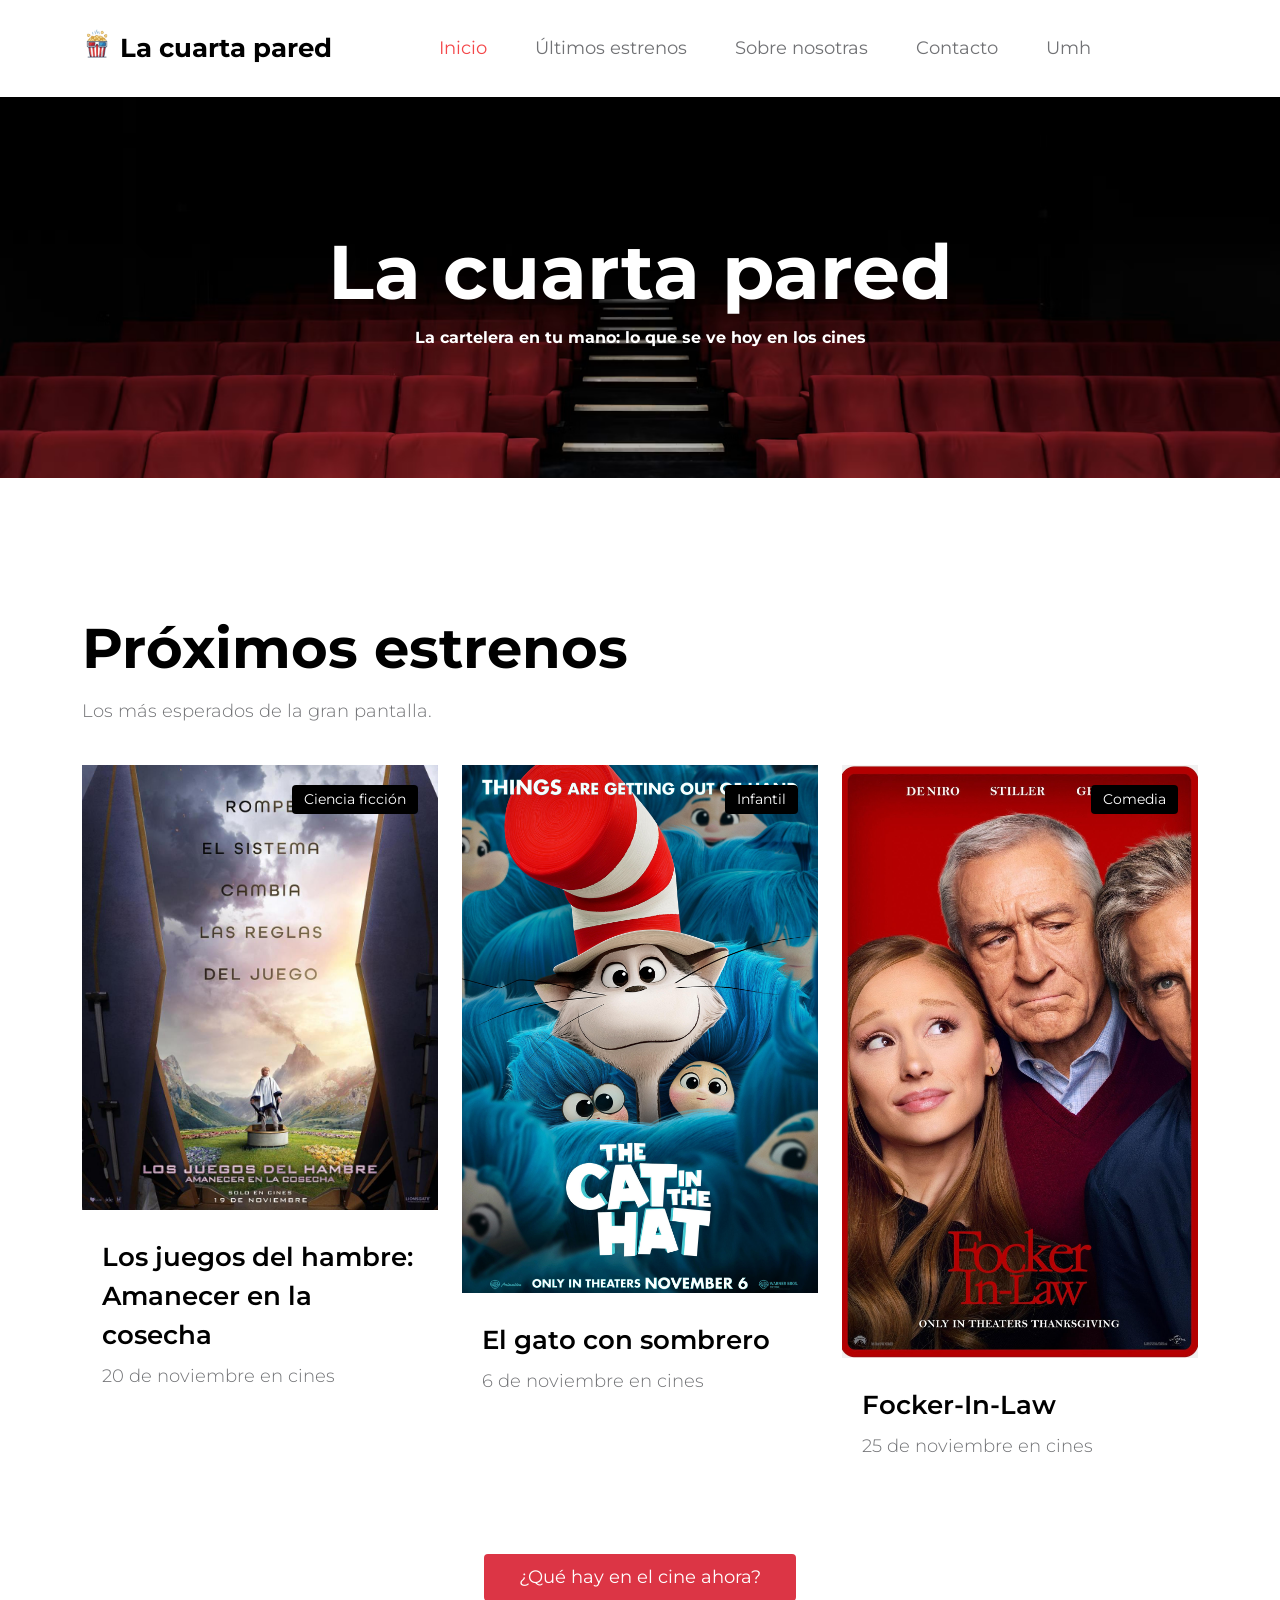
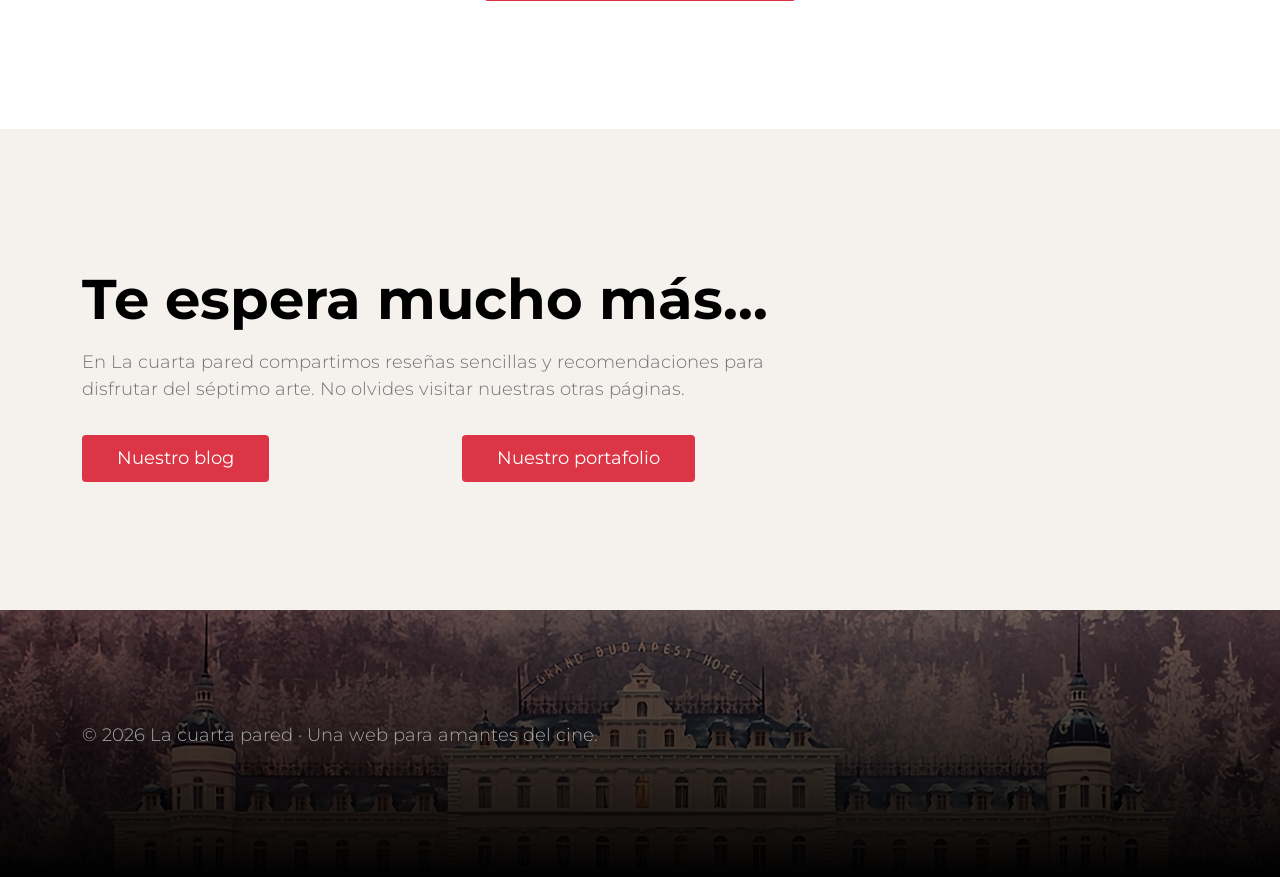
<file: index.html>
<!doctype html>
<html lang="es">
<head>
  <!-- Google tag (gtag.js) -->
<script async src="https://www.googletagmanager.com/gtag/js?id=G-KB42RS622J"></script>
<script>
  window.dataLayer = window.dataLayer || [];
  function gtag(){dataLayer.push(arguments);}
  gtag('js', new Date());

  gtag('config', 'G-KB42RS622J');
</script>
  <meta charset="utf-8">
  <link rel="canonical" href="https://naaiiglz.github.io/lacuartapared">
  <meta name="viewport" content="width=device-width, initial-scale=1">
  <meta name="description" content="Descubre películas y recomendaciones de cine en La cuarta pared.">
  <meta name="author" content="La cuarta pared">
  <meta name="keywords" content="cine, películas, estrenos, recomendaciones, actualidad">
  <title>La cuarta pared: Entérate de los estrenos | Inicio</title>
  <meta http-equiv="refresh" content="300">
  <link rel="icon" type="image/png" href="images/favicon.png">
  <link rel="preconnect" href="https://fonts.googleapis.com">
  <link rel="preconnect" href="https://fonts.gstatic.com" crossorigin>
  <link href="https://fonts.googleapis.com/css2?family=Montserrat:wght@300;400;600;700&display=swap" rel="stylesheet">
  <link href="css/bootstrap.min.css" rel="stylesheet">
  <link href="css/bootstrap-icons.css" rel="stylesheet">
  <link href="css/tooplate-crispy-kitchen.css" rel="stylesheet">
</head>
<body>
<nav class="navbar navbar-expand-lg bg-white shadow-lg">
  <div class="container">
    <button class="navbar-toggler" type="button" data-bs-toggle="collapse" data-bs-target="#navbarNav" aria-controls="navbarNav" aria-expanded="false" aria-label="Abrir menú">
      <span class="navbar-toggler-icon"></span>
    </button>
    <a class="navbar-brand" href="index.html">
     <img src="images/favicon.png" alt="Logo La cuarta pared" width="30" height="30" class="d-inline-block align-top me-2">La cuarta pared</a>
    <div class="collapse navbar-collapse" id="navbarNav">
      <ul class="navbar-nav mx-auto">
        <li class="nav-item"><a class="nav-link active" href="index.html">Inicio</a></li>
        <li class="nav-item"><a class="nav-link " href="menu.html">Últimos estrenos</a></li>
        <li class="nav-item"><a class="nav-link " href="about.html">Sobre nosotras</a></li>
        <li class="nav-item"><a class="nav-link " href="contact.html">Contacto</a></li>
        <li class="nav-item"><a class="nav-link " href="https://www.umh.es">Umh</a></li>
      </ul>
    </div>
  </div>
</nav>

<main>
<header class="site-header section-padding text-center">
  <div class="container"><div class="row"><div class="col-lg-10 col-12 mx-auto">
    <h1 class="text-white">La cuarta pared</h1><strong class="text-white">La cartelera en tu mano: lo que se ve hoy en los cines</strong>
  </div></div></div><div class="overlay"></div>
</header>
<section class="section-padding"><div class="container">
  <div class="row mb-4"><div class="col-12"><h2>Próximos estrenos</h2><p>Los más esperados de la gran pantalla.</p></div></div>
  <div class="row g-4"><div class="col-lg-4 col-md-6 col-12"><article class="menu-thumb">
          <a href="https://www.imdb.com/es-es/title/tt32558705/" target="_blank" rel="noopener noreferrer"><img src="images/juegos.jpg" width="250" height="200" class="img-fluid news-image" alt="Imagen Los juegos del hambre: Amanecer en la cosecha"></a>
          <div class="menu-info"><span class="menu-tag">Ciencia ficción</span><h5 class="mt-2">Los juegos del hambre: Amanecer en la cosecha</h5><p>20 de noviembre en cines</p></div>
  </article></div>
    
  <div class="col-lg-4 col-md-6 col-12"><article class="menu-thumb">
            <a href="https://www.imdb.com/es-es/title/tt2321555/?ref_=nv_sr_srsg_0_tt_2_nm_0_in_0_q_gato%20con%20sombrero" target="_blank" rel="noopener noreferrer"><img src="images/gato.jpg" width="280" height="220" class="img-fluid news-image" alt="Imagen El gato con sombrero"></a>
          <div class="menu-info"><span class="menu-tag">Infantil</span><h5 class="mt-2">El gato con sombrero</h5><p>6 de noviembre en cines</p></div>
    </article></div>

    <div class="col-lg-4 col-md-6 col-12"><article class="menu-thumb">
         <a href="https://www.imdb.com/es-es/title/tt34966140/?ref_=nv_sr_srsg_0_tt_7_nm_1_in_0_q_focker" target="_blank" rel="noopener noreferrer"><img src="images/focker.jpg" width="280" height="220" class="img-fluid news-image" alt="Imagen Focker-In-Law"></a>
          <div class="menu-info"><span class="menu-tag">Comedia</span><h5 class="mt-2">Focker-In-Law</h5><p>25 de noviembre en cines</p></div>
        </article></div></div>
  <div class="text-center mt-5"><a class="custom-btn btn btn-danger" href="menu.html">¿Qué hay en el cine ahora?</a></div>
</div></section>
<section class="section-padding" style="background:#f5f2ee"><div class="container"><div class="row align-items-center">
  <div class="col-lg-8"><h2>Te espera mucho más...</h2><p>En La cuarta pared compartimos reseñas sencillas y recomendaciones para disfrutar del séptimo arte.
  No olvides visitar nuestras otras páginas.</p></div>
  <p>
  <div class="col-lg-4"><a class="custom-btn btn btn-danger" href="https://lacuartapareddotonline.wordpress.com/">Nuestro blog</a></div>
  <div class="col-lg-4"><a class="custom-btn btn btn-danger" href="https://analiaisabel91.wixsite.com/my-site-1">Nuestro portafolio</a></div>
</div></div></section>
</main>
<footer class="site-footer"><div class="container"><p>© 2026 La cuarta pared · Una web para amantes del cine.</p></div></footer>
<script src="js/bootstrap.bundle.min.js"></script>
</body>
</html>
</file>
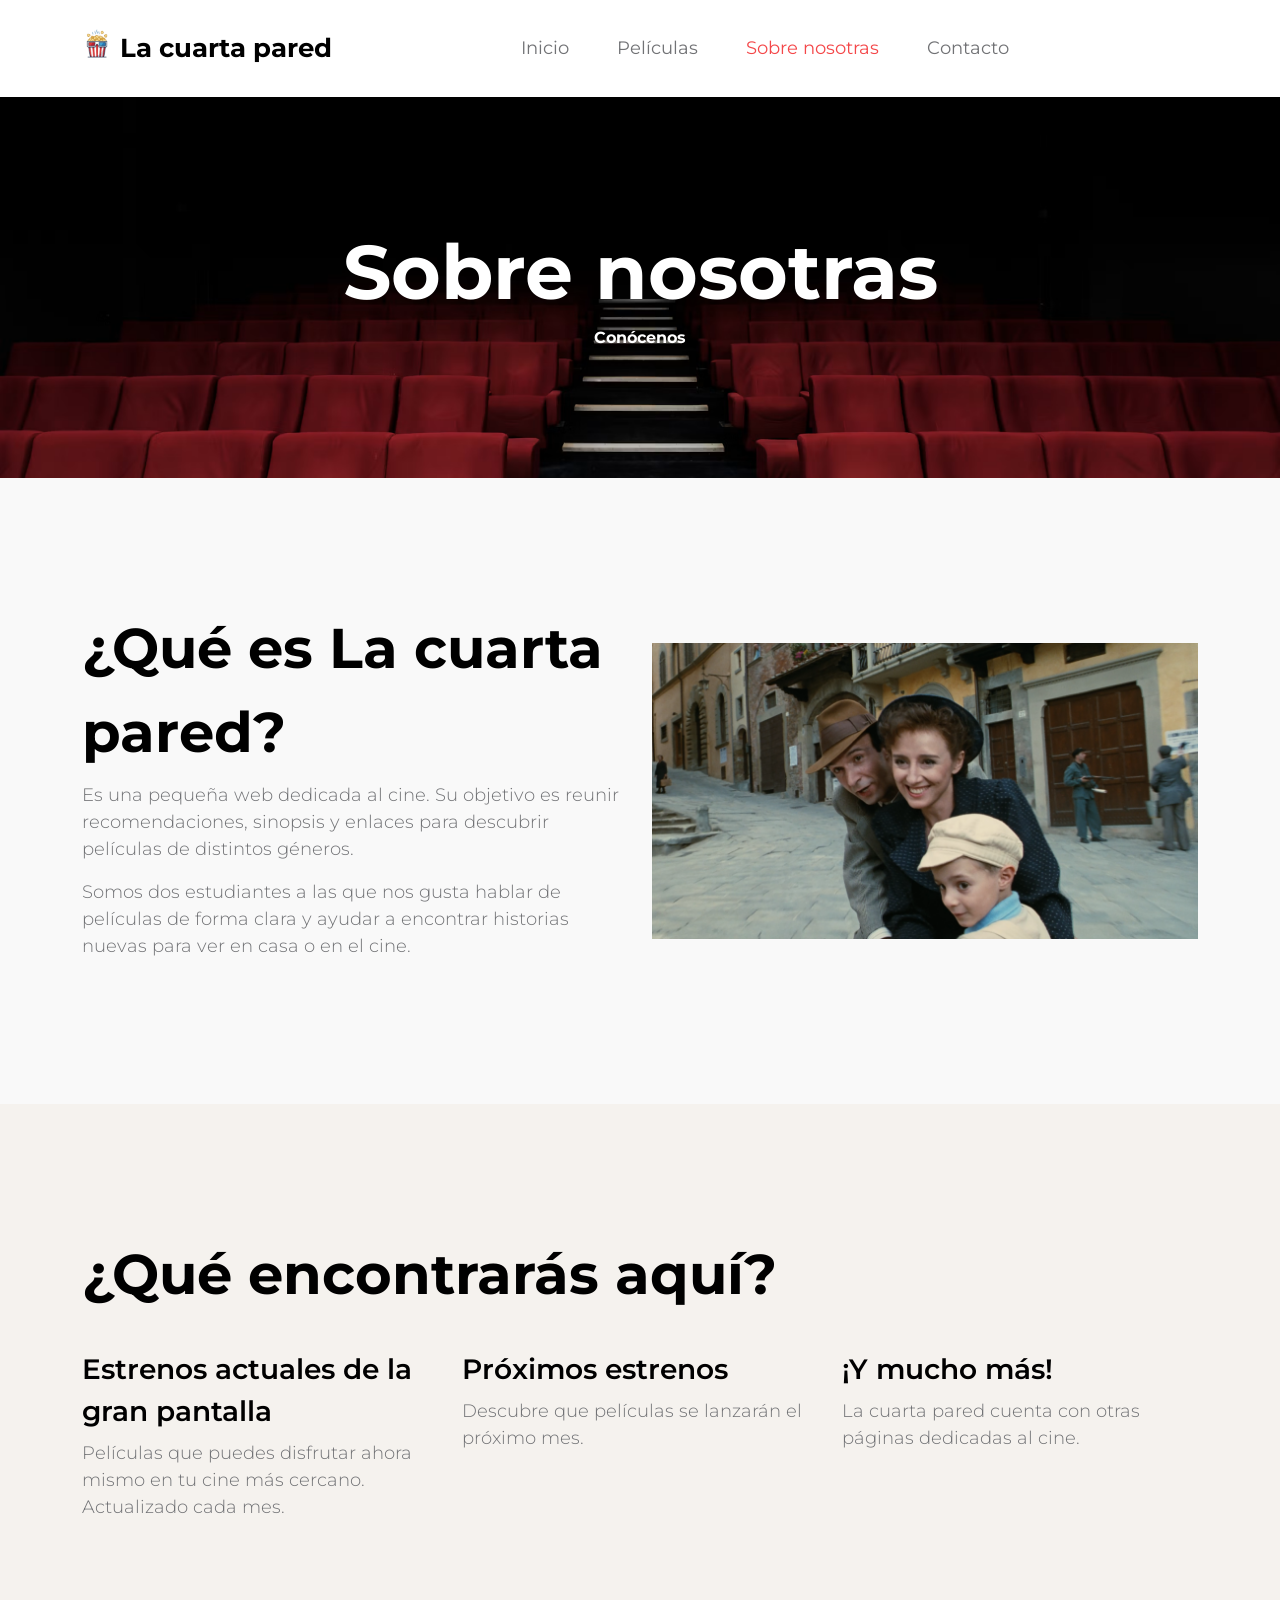
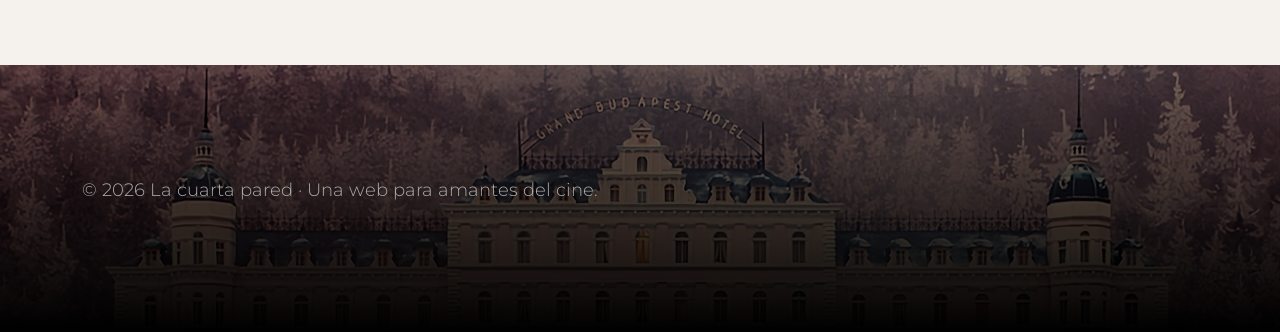
<file: about.html>
<!doctype html>
<html lang="es">
<head>
  <!-- Google tag (gtag.js) -->
<script async src="https://www.googletagmanager.com/gtag/js?id=G-KB42RS622J"></script>
<script>
  window.dataLayer = window.dataLayer || [];
  function gtag(){dataLayer.push(arguments);}
  gtag('js', new Date());

  gtag('config', 'G-KB42RS622J');
</script>
  <meta charset="utf-8">
  <meta name="viewport" content="width=device-width, initial-scale=1">
  <meta name="description" content="Catálogo de los últimos estrenos en las salas de cine.">
  <meta name="author" content="La cuarta pared">
  <title>La cuarta pared | Sobre nosotras</title>
  <link rel="icon" type="image/png" href="images/favicon.png">
  <link rel="preconnect" href="https://fonts.googleapis.com">
  <link rel="preconnect" href="https://fonts.gstatic.com" crossorigin>
  <link href="https://fonts.googleapis.com/css2?family=Montserrat:wght@300;400;600;700&display=swap" rel="stylesheet">
  <link href="css/bootstrap.min.css" rel="stylesheet">
  <link href="css/bootstrap-icons.css" rel="stylesheet">
  <link href="css/tooplate-crispy-kitchen.css" rel="stylesheet">
</head>
<body>
<nav class="navbar navbar-expand-lg bg-white shadow-lg">
  <div class="container">
    <button class="navbar-toggler" type="button" data-bs-toggle="collapse" data-bs-target="#navbarNav" aria-controls="navbarNav" aria-expanded="false" aria-label="Abrir menú">
      <span class="navbar-toggler-icon"></span>
    </button>
     <a class="navbar-brand" href="index.html">
     <img src="images/favicon.png" alt="Logo La cuarta pared" width="30" height="30" class="d-inline-block align-top me-2">La cuarta pared</a>
    <div class="collapse navbar-collapse" id="navbarNav">
      <ul class="navbar-nav mx-auto">
        <li class="nav-item"><a class="nav-link " href="index.html">Inicio</a></li>
        <li class="nav-item"><a class="nav-link " href="menu.html">Películas</a></li>
        <li class="nav-item"><a class="nav-link active" href="about.html">Sobre nosotras</a></li>
        <li class="nav-item"><a class="nav-link " href="contact.html">Contacto</a></li>
      </ul>
    </div>
  </div>
</nav>

<main>
<header class="site-header section-padding text-center">
  <div class="container"><div class="row"><div class="col-lg-10 col-12 mx-auto">
    <h1 class="text-white">Sobre nosotras</h1><strong class="text-white">Conócenos</strong>
  </div></div></div><div class="overlay"></div>
</header>
<section class="about section-padding"><div class="container"><div class="row align-items-center">
  <div class="col-lg-6 col-12"><h2>¿Qué es La cuarta pared?</h2>
    <p>Es una pequeña web dedicada al cine. Su objetivo es reunir recomendaciones, sinopsis y enlaces para descubrir películas de distintos géneros.</p>
    <p>Somos dos estudiantes a las que nos gusta hablar de películas de forma clara y ayudar a encontrar historias nuevas para ver en casa o en el cine.</p>
  </div>
  <div class="col-lg-6 col-12 mt-4 mt-lg-0"><img src="images/vida.jpg" class="img-fluid" alt="Sala de cine con pantalla iluminada" loading="lazy"></div>
</div></div></section>
<section class="section-padding" style="background:#f5f2ee"><div class="container"><h2>¿Qué encontrarás aquí?</h2><div class="row g-4 mt-2">
<div class="col-md-4"><h4>Estrenos actuales de la gran pantalla</h4><p>Películas que puedes disfrutar ahora mismo en tu cine más cercano. Actualizado cada mes.</p></div>
<div class="col-md-4"><h4>Próximos estrenos</h4><p>Descubre que películas se lanzarán el próximo mes.</p></div>
<div class="col-md-4"><h4>¡Y mucho más!</h4><p>La cuarta pared cuenta con otras páginas dedicadas al cine.</p></div>
</div></div></section>
</main>
<footer class="site-footer"><div class="container"><p>© 2026 La cuarta pared · Una web para amantes del cine.</p></div></footer>
<script src="js/bootstrap.bundle.min.js"></script>
</body>
</html>
</file>
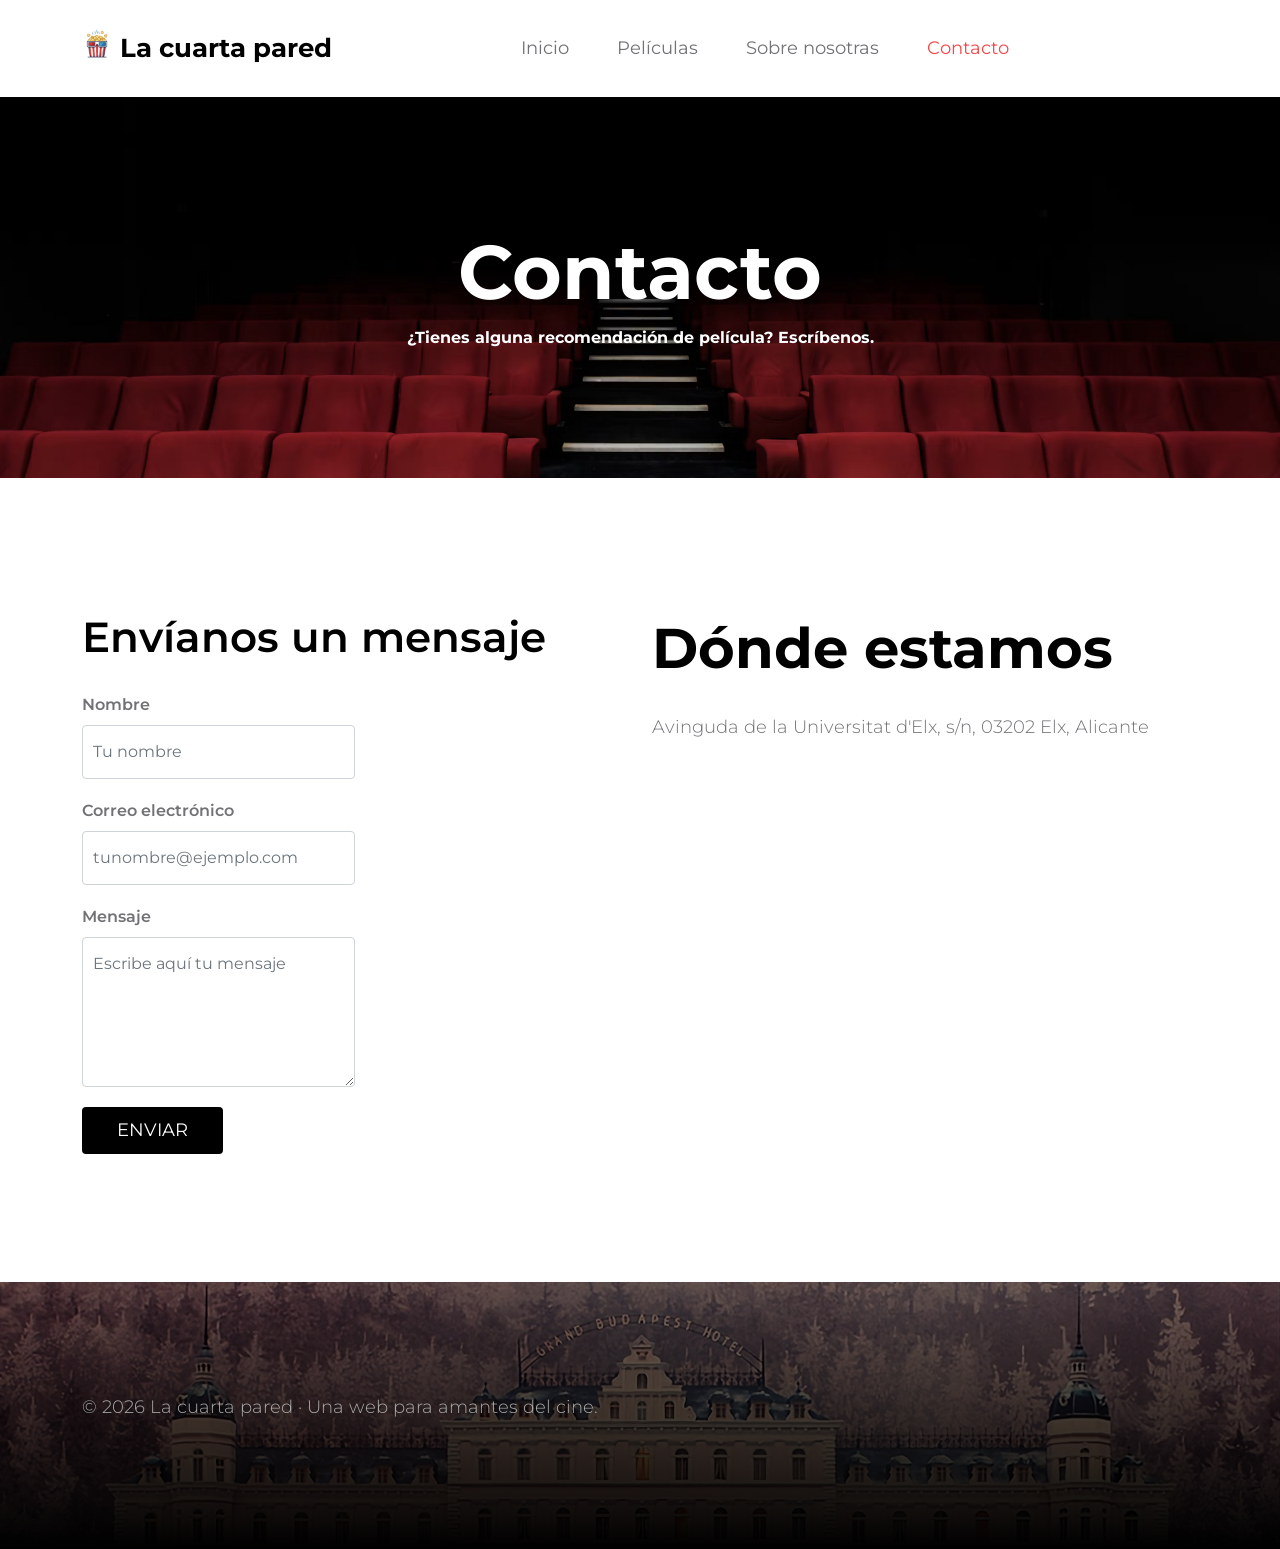
<file: contact.html>
<!doctype html>
<html lang="es">
<head>
  <!-- Google tag (gtag.js) -->
<script async src="https://www.googletagmanager.com/gtag/js?id=G-KB42RS622J"></script>
<script>
  window.dataLayer = window.dataLayer || [];
  function gtag(){dataLayer.push(arguments);}
  gtag('js', new Date());

  gtag('config', 'G-KB42RS622J');
</script>
  <meta charset="utf-8">
  <meta name="viewport" content="width=device-width, initial-scale=1">
  <meta name="description" content="Contacta con nosotras y comparte tus recomendaciones de películas.">
  <meta name="author" content="La cuarta pared">
  <title>La cuarta pared | Contacto</title>
  <link rel="icon" type="image/png" href="images/favicon.png">
  <link rel="preconnect" href="https://fonts.googleapis.com">
  <link rel="preconnect" href="https://fonts.gstatic.com" crossorigin>
  <link href="https://fonts.googleapis.com/css2?family=Montserrat:wght@300;400;600;700&display=swap" rel="stylesheet">
  <link href="css/bootstrap.min.css" rel="stylesheet">
  <link href="css/bootstrap-icons.css" rel="stylesheet">
  <link href="css/tooplate-crispy-kitchen.css" rel="stylesheet">
</head>
<body>
<nav class="navbar navbar-expand-lg bg-white shadow-lg">
  <div class="container">
    <button class="navbar-toggler" type="button" data-bs-toggle="collapse" data-bs-target="#navbarNav" aria-controls="navbarNav" aria-expanded="false" aria-label="Abrir menú">
      <span class="navbar-toggler-icon"></span>
    </button>
     <a class="navbar-brand" href="index.html">
     <img src="images/favicon.png" alt="Logo La cuarta pared" width="30" height="30" class="d-inline-block align-top me-2">La cuarta pared</a>
    <div class="collapse navbar-collapse" id="navbarNav">
      <ul class="navbar-nav mx-auto">
        <li class="nav-item"><a class="nav-link " href="index.html">Inicio</a></li>
        <li class="nav-item"><a class="nav-link " href="menu.html">Películas</a></li>
        <li class="nav-item"><a class="nav-link " href="about.html">Sobre nosotras</a></li>
        <li class="nav-item"><a class="nav-link active" href="contact.html">Contacto</a></li>
      </ul>
    </div>
  </div>
</nav>

<main>
<header class="site-header section-padding text-center">
  <div class="container"><div class="row"><div class="col-lg-10 col-12 mx-auto">
    <h1 class="text-white">Contacto</h1><strong class="text-white">¿Tienes alguna recomendación de película? Escríbenos.</strong>
  </div></div></div><div class="overlay"></div>
</header>
<section class="section-padding"><div class="container"><div class="row">
  <div class="col-lg-6 col-12"><h3 class="mb-4">Envíanos un mensaje</h2>
    <form class="custom-form" action="#" method="post" role="form">
     
      <div class="col-lg-6 col-lg-6"><label for="nombre" class="form-label">Nombre</label><input id="nombre" name="nombre" type="text" class="form-control" placeholder="Tu nombre"></div>
      <div class="col-lg-6 col-lg-6"><label for="email" class="form-label">Correo electrónico</label><input id="email" name="email" type="text" class="form-control" placeholder="tunombre@ejemplo.com"></div>
      <div class="col-lg-6 col-lg-6"><label for="mensaje" class="form-label">Mensaje</label><textarea id="mensaje" name="mensaje" class="form-control" rows="5" placeholder="Escribe aquí tu mensaje"></textarea></div>
      <button type="submit" class="custom-btn btn btn-danger">Enviar</button>
    </form>
  </div>
  <div class="col-lg-6 col-12 mt-5 mt-lg-0"><h2 class="mb-4">Dónde estamos</h2>
    <p>Avinguda de la Universitat d'Elx, s/n, 03202 Elx, Alicante</p>
    <iframe style="width:100%; height:330px; border:0;" title="Mapa de la Universidad Miguel Hernández de Elche" src="https://maps.google.com/maps?q=Universidad%20Miguel%20Hern%C3%A1ndez%20de%20Elche&t=&z=14&ie=UTF8&iwloc=&output=embed" loading="lazy" allowfullscreen></iframe>
  </div>
</div></div></section>
</main>
<footer class="site-footer"><div class="container"><p>© 2026 La cuarta pared · Una web para amantes del cine.</p></div></footer>
<script src="js/bootstrap.bundle.min.js"></script>
</body>
</html>
</file>
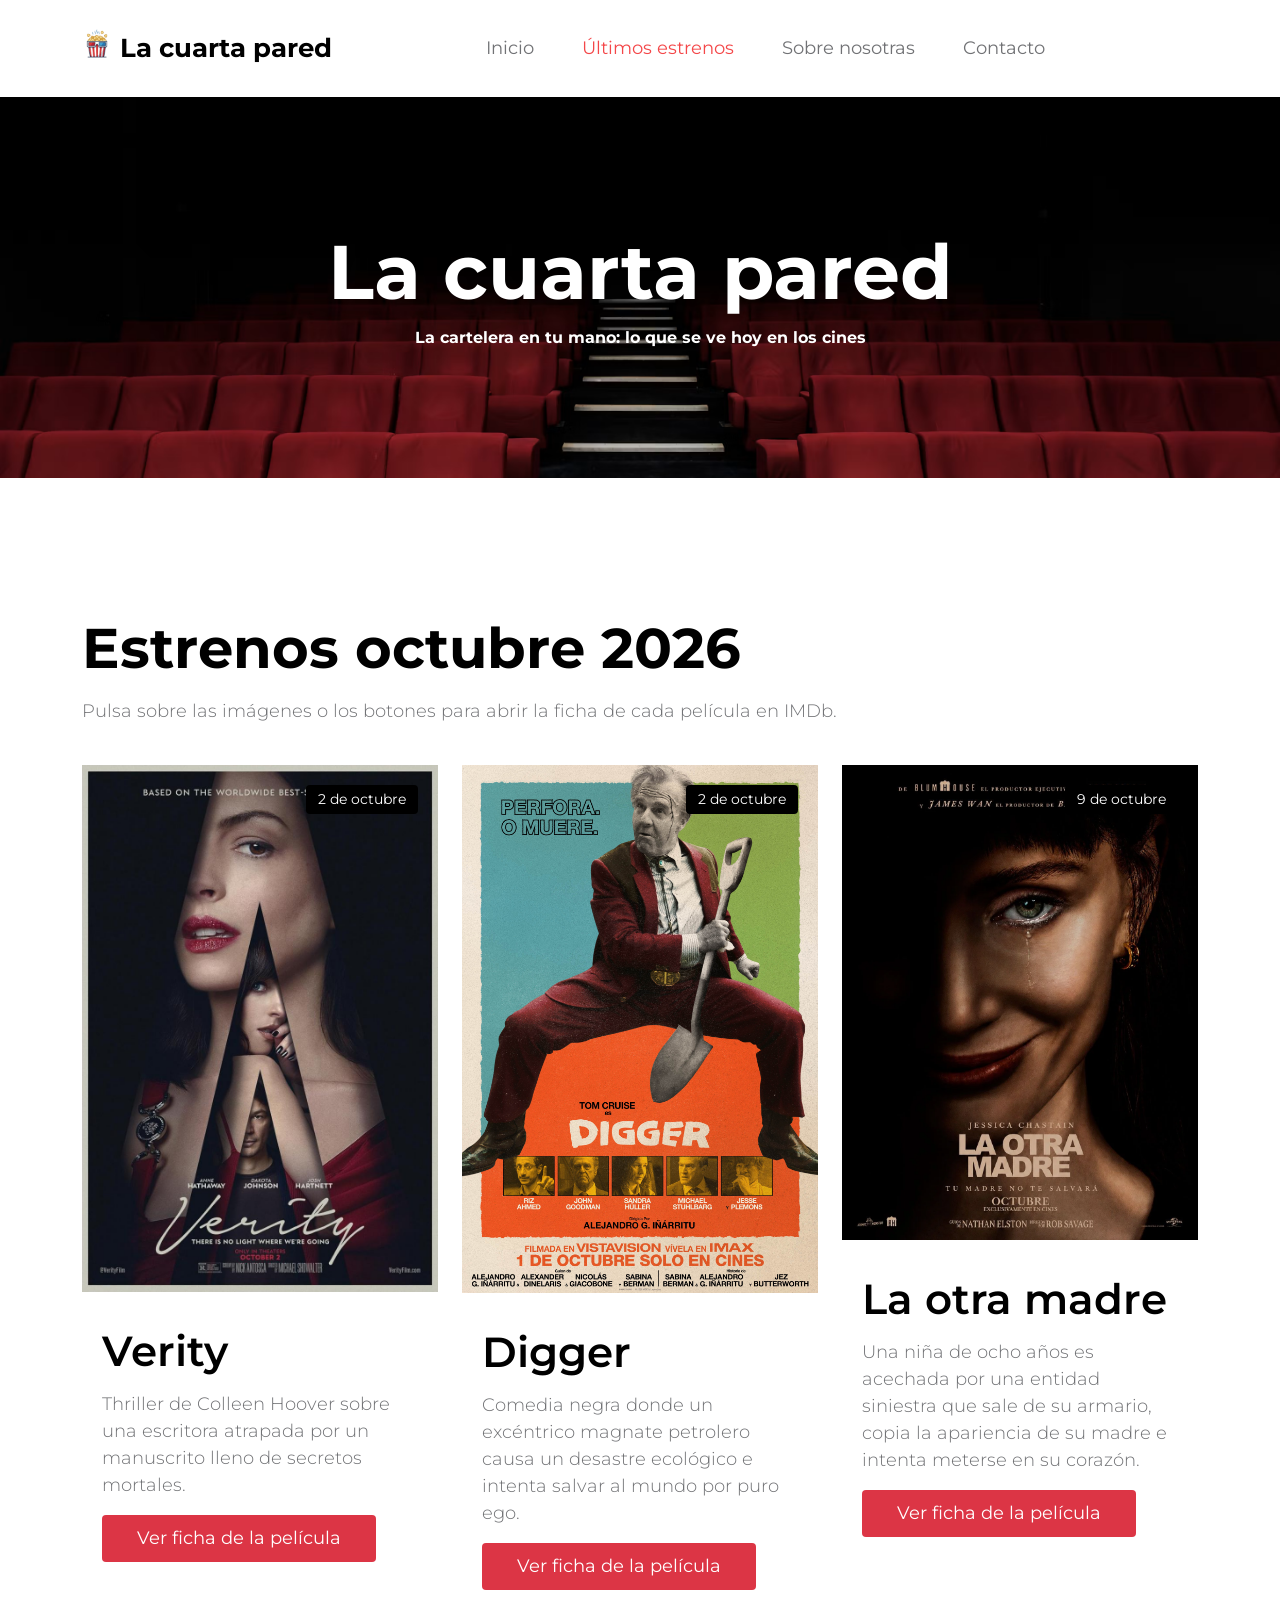
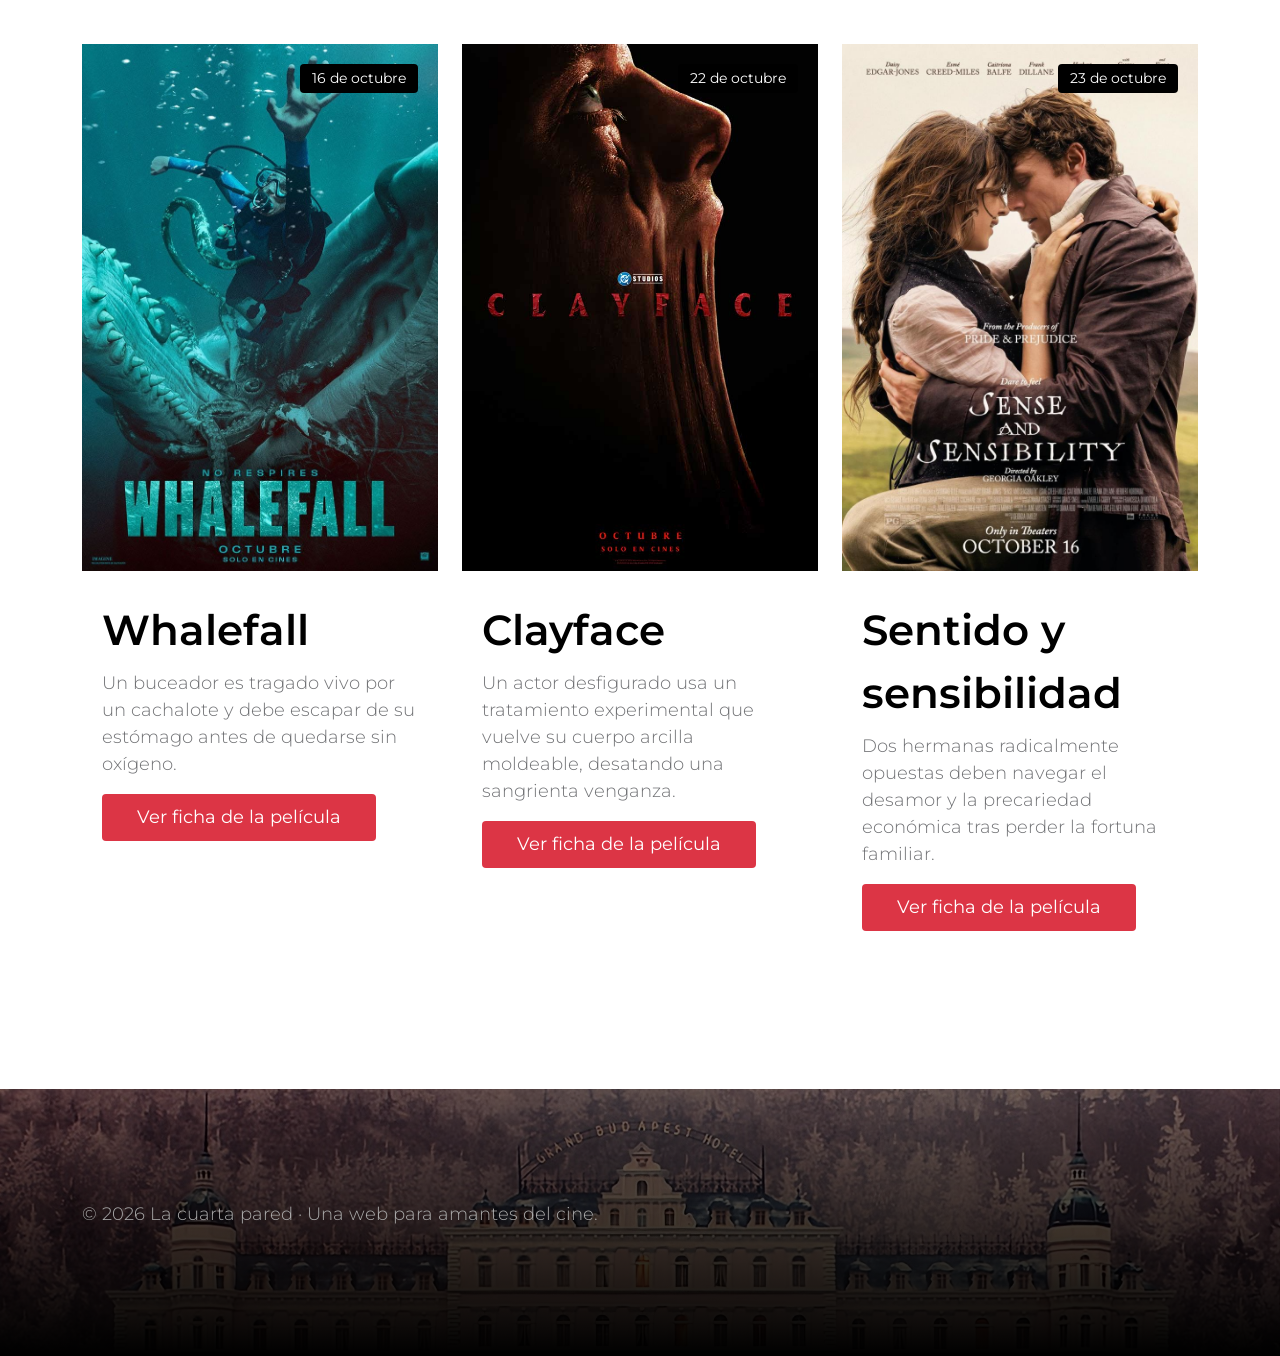
<file: menu.html>
<!doctype html>
<html lang="es">
<head>
  <!-- Google tag (gtag.js) -->
<script async src="https://www.googletagmanager.com/gtag/js?id=G-KB42RS622J"></script>
<script>
  window.dataLayer = window.dataLayer || [];
  function gtag(){dataLayer.push(arguments);}
  gtag('js', new Date());

  gtag('config', 'G-KB42RS622J');
</script>
  <meta charset="utf-8">
  <link rel="canonical" href="https://naaiiglz.github.io/lacuartapared">
  <meta name="viewport" content="width=device-width, initial-scale=1">
  <meta name="description" content="Catálogo de los últimos estrenos en las salas de cine.">
  <meta name="author" content="La cuarta pared">
  <meta name="keywords" content="cine, películas, estrenos, recomendaciones, actualidad">
  <title>La cuarta pared | Últimos estrenos</title>
  <link rel="icon" type="image/png" href="images/favicon.png">
  <link rel="preconnect" href="https://fonts.googleapis.com">
  <link rel="preconnect" href="https://fonts.gstatic.com" crossorigin>
  <link href="https://fonts.googleapis.com/css2?family=Montserrat:wght@300;400;600;700&display=swap" rel="stylesheet">
  <link href="css/bootstrap.min.css" rel="stylesheet">
  <link href="css/bootstrap-icons.css" rel="stylesheet">
  <link href="css/tooplate-crispy-kitchen.css" rel="stylesheet">
</head>
<body>
<nav class="navbar navbar-expand-lg bg-white shadow-lg">
  <div class="container">
    <button class="navbar-toggler" type="button" data-bs-toggle="collapse" data-bs-target="#navbarNav" aria-controls="navbarNav" aria-expanded="false" aria-label="Abrir menú">
      <span class="navbar-toggler-icon"></span>
    </button>
    <a class="navbar-brand" href="index.html">
     <img src="images/favicon.png" alt="Logo La cuarta pared" width="30" height="30" class="d-inline-block align-top me-2">La cuarta pared</a>
    <div class="collapse navbar-collapse" id="navbarNav">
      <ul class="navbar-nav mx-auto">
        <li class="nav-item"><a class="nav-link " href="index.html">Inicio</a></li>
        <li class="nav-item"><a class="nav-link active" href="menu.html">Últimos estrenos</a></li>
        <li class="nav-item"><a class="nav-link " href="about.html">Sobre nosotras</a></li>
        <li class="nav-item"><a class="nav-link " href="contact.html">Contacto</a></li>
      </ul>
    </div>
  </div>
</nav>

<main>
<header class="site-header section-padding text-center">
  <div class="overlay"></div>
  <div class="container">
    <div class="row">
      <div class="col-lg-10 col-12 mx-auto">
    <h1 class="text-white">La cuarta pared</h1><strong class="text-white">La cartelera en tu mano: lo que se ve hoy en los cines</strong>
  </div></div></div></div> 
</header>
<section class="section-padding"><div class="container">
  <div class="row mb-4"><div class="col-12"><h2>Estrenos octubre 2026</h2><p>Pulsa sobre las imágenes o los botones para abrir la ficha de cada película en IMDb.</p></div></div>
  <div class="row g-4"><div class="col-lg-4 col-md-6 col-12"><article class="menu-thumb">
          <a href="https://www.imdb.com/es-es/title/tt32261958/"><img src="images/verity.jpg" alt="Imagen de la cartelera de Verity"></a>
          <div class="menu-info"><span class="menu-tag">2 de octubre</span><h3 class="mt-2">Verity</h3><p>Thriller de Colleen Hoover sobre una escritora atrapada por un manuscrito lleno de secretos mortales.</p>
          <a class="custom-btn btn btn-danger" href="https://www.imdb.com/es-es/title/tt32261958/">Ver ficha de la película</a></div>
        </article></div><div class="col-lg-4 col-md-6 col-12"><article class="menu-thumb">
          <a href="https://www.imdb.com/es-es/title/tt31450459/"><img src="images/digger.jpg" alt="Imagen de la cartelera de Digger"></a>
          <div class="menu-info"><span class="menu-tag">2 de octubre</span><h3 class="mt-2">Digger</h3><p>Comedia negra donde un excéntrico magnate petrolero causa un desastre ecológico e intenta salvar al mundo por puro ego.</p>
          <a class="custom-btn btn btn-danger" href="https://www.imdb.com/es-es/title/tt31450459/" target="_blank" rel="noopener noreferrer">Ver ficha de la película</a></div>
        </article></div><div class="col-lg-4 col-md-6 col-12"><article class="menu-thumb">
          <a href="https://www.imdb.com/es-es/title/tt36586020/" target="_blank" rel="noopener noreferrer"><img src="images/madre.jpg" alt="Imagen de la cartelera de La otra madre"></a>
          <div class="menu-info"><span class="menu-tag">9 de octubre</span><h3 class="mt-2">La otra madre</h3><p>Una niña de ocho años es acechada por una entidad siniestra que sale de su armario, copia la apariencia de su madre e intenta meterse en su corazón.</p>
          <a class="custom-btn btn btn-danger" href="https://www.imdb.com/es-es/title/tt36586020/" target="_blank" rel="noopener noreferrer">Ver ficha de la película</a></div>
        </article></div><div class="col-lg-4 col-md-6 col-12"><article class="menu-thumb">
          <a href="https://www.imdb.com/es-es/title/tt28535715/?ref_=nv_sr_srsg_0_tt_7_nm_1_in_0_q_whale" target="_blank" rel="noopener noreferrer"><img src="images/whale.jpg" alt="Imagen de la cartelera de Whalefall"></a>
          <div class="menu-info"><span class="menu-tag">16 de octubre</span><h3 class="mt-2">Whalefall</h3><p>Un buceador es tragado vivo por un cachalote y debe escapar de su estómago antes de quedarse sin oxígeno.</p>
          <a class="custom-btn btn btn-danger" href="https://www.imdb.com/es-es/title/tt28535715/?ref_=nv_sr_srsg_0_tt_7_nm_1_in_0_q_whale" target="_blank" rel="noopener noreferrer">Ver ficha de la película</a></div>
        </article></div><div class="col-lg-4 col-md-6 col-12"><article class="menu-thumb">
          <a href="https://www.imdb.com/es-es/title/tt34890576/?ref_=nv_sr_srsg_0_tt_4_nm_4_in_0_q_clay" target="_blank" rel="noopener noreferrer"><img src="images/clayface.jpg" alt="Imagen ilustrativa relacionada con Spider-Man: Cruzando el multiverso" loading="lazy"></a>
          <div class="menu-info"><span class="menu-tag">22 de octubre</span><h3 class="mt-2">Clayface</h3><p>Un actor desfigurado usa un tratamiento experimental que vuelve su cuerpo arcilla moldeable, desatando una sangrienta venganza.</p>
          <a class="custom-btn btn btn-danger" href="https://www.imdb.com/es-es/title/tt34890576/?ref_=nv_sr_srsg_0_tt_4_nm_4_in_0_q_clay" target="_blank" rel="noopener noreferrer">Ver ficha de la película</a></div>
        </article></div><div class="col-lg-4 col-md-6 col-12"><article class="menu-thumb">
          <a href="https://www.imdb.com/es-es/title/tt13609648/?ref_=mv_close" target="_blank" rel="noopener noreferrer"><img src="images/sentido.jpg" alt=Imagen de Sentido y sensibilidad></a>
          <div class="menu-info"><span class="menu-tag">23 de octubre</span><h3 class="mt-2">Sentido y sensibilidad</h3><p>Dos hermanas radicalmente opuestas deben navegar el desamor y la precariedad económica tras perder la fortuna familiar.</p>
          <a class="custom-btn btn btn-danger" href="https://www.imdb.com/es-es/title/tt13609648/?ref_=mv_close" target="_blank" rel="noopener noreferrer">Ver ficha de la película</a></div>
        </article></div></div>
</div></section>
</main>
<footer class="site-footer"><div class="container"><p>© 2026 La cuarta pared · Una web para amantes del cine.</p></div></footer>
<script src="js/bootstrap.bundle.min.js"></script>
</body>
</html>
</file>
<file: css/tooplate-crispy-kitchen.css>
/*

Tooplate 2129 Crispy Kitchen

https://www.tooplate.com/view/2129-crispy-kitchen

*/


/*---------------------------------------
  CUSTOM PROPERTIES ( VARIABLES )             
-----------------------------------------*/
:root {
  --white-color:                  #FFFFFF;
  --primary-color:                #f44749;
  --secondary-color:              #f3af24;
  --section-bg-color:             #F9F9F9;
  --dark-color:                   #000000;
  --title-color:                  #565758;
  --news-title-color:             #292828;
  --p-color:                      #717275;
  --border-color:                 #eaeaea;
  --border-radius-default:        .25rem;

  --body-font-family:             'Montserrat', sans-serif;

  --h1-font-size:                 76px;
  --h2-font-size:                 56px;
  --h3-font-size:                 42px;
  --h4-font-size:                 28px;
  --h5-font-size:                 26px;
  --h6-font-size:                 22px;

  --p-font-size:                  18px;
  --menu-font-size:               18px;
  --category-font-size:           14px;

  --font-weight-light:            300;
  --font-weight-normal:           400;
  --font-weight-semibold:         600;
  --font-weight-bold:             700;
}

body {
    background: var(--white-color);
    font-family: var(--body-font-family);    
    position: relative;
}

/*---------------------------------------
  TYPOGRAPHY               
-----------------------------------------*/

h2,
h3,
h4,
h5,
h6 {
  color: var(--dark-color);
  line-height: inherit;
}

h1,
h2,
h3,
h4,
h5,
h6 {
  font-weight: var(--font-weight-semibold);
}

h1,
h2 {
  font-weight: var(--font-weight-bold);
}

h1 {
  font-size: var(--h1-font-size);
  line-height: normal;
}

h2 {
  font-size: var(--h2-font-size);
}

h3 {
  font-size: var(--h3-font-size);
}

h4 {
  font-size: var(--h4-font-size);
}

h5 {
  font-size: var(--h5-font-size);
}

h6 {
  font-size: var(--h6-font-size);
}

p,
.list .list-item {
  color: var(--p-color);
  font-size: var(--p-font-size);
  font-weight: var(--font-weight-light);
}

a, 
button {
  touch-action: manipulation;
  transition: all 0.3s;
}

.form-label {
  color: var(--p-color);
  font-weight: var(--font-weight-semibold);
}

a {
  color: var(--secondary-color);
  text-decoration: none;
}

a:hover {
  color: var(--primary-color);
}

::selection {
  background: var(--primary-color);
  color: var(--white-color);
}

::-moz-selection {
  background: var(--primary-color);
  color: var(--white-color);
}

.section-padding {
  padding-top: 8rem;
  padding-bottom: 8rem;
}

b,
strong {
  font-weight: var(--font-weight-bold);
}


/*---------------------------------------
  CUSTOM BUTTON              
-----------------------------------------*/
.custom-btn {
  border: 0;
  color: var(--white-color);
  font-size: var(--menu-font-size);
  padding: 10px 35px;
}


/*---------------------------------------
  NAVIGATION              
-----------------------------------------*/
.navbar {
  background: var(--white-color);
  padding-top: 20px;
  padding-bottom: 20px;
}

.navbar-brand {
  color: var(--dark-color);
  font-size: var(--h5-font-size);
  font-weight: var(--font-weight-bold);
  margin-right: 0;
}

.navbar-expand-lg .navbar-nav .nav-link {
  padding-right: 1.5rem;
  padding-left: 1.5rem;
}

.navbar-expand-lg .nav-link {
  color: var(--p-color);
  font-weight: var(--font-weight-normal);
  font-size: var(--menu-font-size);
  padding-top: 15px;
  padding-bottom: 15px;
}

.navbar-nav .nav-link.active, 
.nav-link:focus, 
.nav-link:hover {
  color: var(--primary-color);
}

.nav-link:focus {
  color: var(--p-color);
}

.navbar-toggler {
  border: 0;
  padding: 0;
  cursor: pointer;
  margin: 0;
  width: 30px;
  height: 35px;
  outline: none;
}

.navbar-toggler:focus {
  outline: none;
  box-shadow: none;
}

.navbar-toggler[aria-expanded="true"] .navbar-toggler-icon {
  background: transparent;
}

.navbar-toggler[aria-expanded="true"] .navbar-toggler-icon:before,
.navbar-toggler[aria-expanded="true"] .navbar-toggler-icon:after {
  transition: top 300ms 50ms ease, -webkit-transform 300ms 350ms ease;
  transition: top 300ms 50ms ease, transform 300ms 350ms ease;
  transition: top 300ms 50ms ease, transform 300ms 350ms ease, -webkit-transform 300ms 350ms ease;
  top: 0;
}

.navbar-toggler[aria-expanded="true"] .navbar-toggler-icon:before {
  transform: rotate(45deg);
}

.navbar-toggler[aria-expanded="true"] .navbar-toggler-icon:after {
  transform: rotate(-45deg);
}

.navbar-toggler .navbar-toggler-icon {
  background: var(--dark-color);
  transition: background 10ms 300ms ease;
  display: block;
  width: 30px;
  height: 2px;
  position: relative;
}

.navbar-toggler .navbar-toggler-icon:before,
.navbar-toggler .navbar-toggler-icon:after {
  transition: top 300ms 350ms ease, -webkit-transform 300ms 50ms ease;
  transition: top 300ms 350ms ease, transform 300ms 50ms ease;
  transition: top 300ms 350ms ease, transform 300ms 50ms ease, -webkit-transform 300ms 50ms ease;
  position: absolute;
  right: 0;
  left: 0;
  background: var(--dark-color);
  width: 30px;
  height: 2px;
  content: '';
}

.navbar-toggler .navbar-toggler-icon:before {
  top: -8px;
}

.navbar-toggler .navbar-toggler-icon:after {
  top: 8px;
}


/*---------------------------------------
  SITE HEADER              
-----------------------------------------*/
.site-header {
  position: relative;
  overflow: hidden;
}

.site-header .container {
  position: relative;
  z-index: 2;
}

.site-news-detail-header {
  background: transparent;
  text-align: left;
   padding-top: 6rem;
  padding-bottom: 6rem;
}

.site-about-header {
  background-image: url('../images/header/briana-tozour-V_Nkf1E-vYA-unsplash.jpg');
}

.site-menu-header {
  background-image: url('../images/header/luisa-brimble-aFzg83dvnAI-unsplash.jpg');
}

.site-news-header {
  background-image: url('../images/header/priscilla-du-preez-W3SEyZODn8U-unsplash.jpg');
}

.site-contact-header {
  background-image: url('../images/header/rod-long-I79Pgmhmy5M-unsplash.jpg');
}

.overlay {
  background-image: url('../images/fondoinicio.jpg');
  background-size: cover;       
  background-position: center;   
  background-repeat: no-repeat;
  position: absolute;            
  top: 0;
  right: 0;
  bottom: 0;
  left: 0;
  z-index: 1;                
}

/*---------------------------------------
  HERO              
-----------------------------------------*/
.hero {
  position: relative;
  overflow: hidden;
  padding-top: 20.542rem;
  padding-bottom: 20.542rem;
}

.hero .container {
  position: absolute;
  z-index: 9;
  top: 50%;
  left: 50%;
  transform: translate(-50%, -50%);
  width: 100%;
}

.video-wrap {
  z-index: -100;
}

.hero-inicio {
  background-image: url("images/fondoinicio.jpg");
  background-size: cover;
  background-position: center;
}


/*---------------------------------------
  HERO SLIDE               
-----------------------------------------*/
.carousel-image {
  width: 100%;
  height: 100%;
  object-fit: cover;
}

.carousel-thumb {
  position: relative;
}

.carousel-caption {
  background: linear-gradient(to top, var(--dark-color), transparent 90%);
  text-align: left;
  position: absolute;
  right: 0;
  bottom: 0;
  left: 0;
  padding: 60px 40px;
}

.hero-carousel .reviews-text,
.hero-text {
  color: var(--white-color);
}

.price-tag {
  background: var(--white-color);
  border-radius: 100px;
  color: var(--secondary-color);
  font-size: var(--menu-font-size);
  font-weight: var(--font-weight-semibold);
  display: inline-block;
  width: 84px;
  height: 64px;
  line-height: 64px;
  text-align: center;
}

.hero-carousel .carousel-control-prev,
.hero-carousel .carousel-control-next {
  position: absolute;
  top: auto;
  bottom: 0;
  opacity: 1;
}

.hero-carousel .carousel-control-prev,
.hero-carousel .carousel-control-next {
  background: var(--secondary-color);
  width: 60px;
  height: 60px;
  text-align: center;
}

.hero-carousel .carousel-control-prev {
  left: auto;
  right: 60px;
}

.hero-carousel .carousel-control-next {
  background: var(--primary-color);
  right: 0;
}

.hero-carousel .carousel-control-prev:hover, 
.hero-carousel .carousel-control-next:hover {
  background: var(--dark-color);
}

.hero-carousel .carousel-control-prev-icon,
.hero-carousel .carousel-control-next-icon {
  background-image: none;
  width: inherit;
  height: inherit;
  line-height: 60px;
}

.hero-carousel .carousel-control-prev-icon::before,
.hero-carousel .carousel-control-next-icon::before {
  font-family: bootstrap-icons;
  display: block;
  margin: auto;
  font-size: var(--h5-font-size);
  color: var(--white-color);
}

.hero-carousel .carousel-control-prev-icon::before {
  content: "\f13f";
}

.hero-carousel .carousel-control-next-icon::before {
  content: "\f144";
}

.reviews-icon {
  color: var(--secondary-color);
}


/*---------------------------------------
  MENU               
-----------------------------------------*/
.menu,
.about,
.news,
.related-news,
.newsletter,
.comments {
  background: var(--section-bg-color);
}

.menu-thumb {
  position: relative;
  overflow: hidden;
}

.menu-info {
  padding: 20px 20px 30px 20px;
}

.menu-image {
  display: block;
}

.menu-image-wrap {
  position: relative;
}

.menu-tag {
  position: absolute;
  top: 0;
  right: 0;
  margin: 20px;
}

.newsletter-image {
  border-radius: 100%;
  object-fit: cover;
  display: block;
  margin: 0 auto;
  max-width: 450px;
  max-height: 450px;
}


/*---------------------------------------
  NEWS               
-----------------------------------------*/
.news-thumb {
  position: relative;
  overflow: hidden;
}

.news-thumb > a {
  display: block;
  width: 100%;
  height: 100%;
  position: relative;
  z-index: 2;
  transition: all 0.3s ease-out;
}

.news-thumb > a:hover {
  transform: scale(1.2);
}

.news-text-info {
  background: var(--section-bg-color);
  position: relative;
  z-index: 2;
  padding: 20px;
  transition: all 0.3s ease-out;
}

.related-news .news-text-info {
  background: var(--white-color);
}

.news-text-info-large {
  background: linear-gradient(to top, var(--dark-color), transparent 90%);
  position: absolute;
  z-index: 2;
  bottom: 0;
  right: 0;
  left: 0;
  pointer-events: none;
}

.news-text-info-large .news-title-link {
  color: var(--white-color);
}

.news-title-link {
  color: var(--news-title-color);
}

.news-image {
  display: block;
  width: 100%;
  transition: all 0.3s ease-out;
}

.news-image:hover {
  transform: scale(1.2);
}

.category-tag,
.menu-tag {
  background: var(--dark-color);
  border-radius: var(--border-radius-default);
  color: var(--white-color);
  font-size: var(--category-font-size);
  display: inline-block;
  padding: 4px 12px;
}

.category-tag {
  margin-bottom: 5px;
}

.comment-form {
  margin-bottom: 60px;
}

.news-author {
  border-bottom: 1px solid rgba(0,0,0,0.05);
  margin-bottom: 30px;
  padding-left: 15px;
  padding-right: 15px;
  padding-bottom: 30px;
}

.news-author:last-child {
  border-bottom: 0;
  padding-bottom: 0;
}

.news-author-image {
  border-radius: 100px;
  object-fit: cover;
  width: 70px;
  height: 70px;
}


/*---------------------------------------
  CUSTOM FORM            
-----------------------------------------*/
.custom-form .form-control {
  margin-bottom: 20px;
  padding: 14px 10px;
  transition: all 0.3s;
}

.custom-form button[type="submit"] {
  background: var(--dark-color);
  border: 0;
  color: var(--white-color);
  text-transform: uppercase;
}

.custom-form button[type="submit"]:hover {
  background: var(--primary-color);
}


/*---------------------------------------
  SUBSCRIBE FORM            
-----------------------------------------*/
.subscribe-form .form-control {
  margin-top: 20px;
  margin-bottom: 10px;
}


/*---------------------------------------
  BOOKING FORM            
-----------------------------------------*/
#BookingModal .modal-content {
  border: 0;
  overflow: hidden;
}

#BookingModal .modal-content::before {
  content: "";
  background-color: var(--white-color);
  background-image: url('../images/sincerely-media-HoEYgBL_Gcs-unsplash.jpg');
  background-repeat: no-repeat;
  background-position: top;
  background-size: cover;
  width: 60%;
  height: 100%;
  position: absolute;
  top: 0;
  right: 0;
}

#BookingModal .modal-header {
  border-bottom: 0;
  position: relative;
  padding: 26px 32px 0 32px;
}

#BookingModal .modal-body {
  padding: 38px 32px;
  padding-right: 35%;
}

#BookingModal .modal-footer {
  border-top: 0;
  padding: 0;
}

.booking-form .form-control {
  font-weight: var(--font-weight-normal);
  padding-top: 12px;
  padding-bottom: 12px;
  margin-bottom: 25px;
  transition: all 0.3s;
}

.booking-form button[type="submit"] {
  background: var(--dark-color);
  border: 0;
  font-weight: var(--font-weight-semibold);
  color: var(--white-color);
  text-transform: uppercase;
  margin-bottom: 0;
}

.booking-form button[type="submit"]:hover {
  background: var(--primary-color);
}

.BgImage {
  background-image: url('../images/alex-haney-CAhjZmVk5H4-unsplash.jpg');
  background-repeat: no-repeat;
  background-size: cover;
  background-attachment: fixed;
  height: 500px;
}


/*---------------------------------------
  FOOTER              
-----------------------------------------*/
.site-footer {
  background-image: url('../images/hotel.jpg');
  background-repeat: no-repeat;
  background-position: center;
  background-size: cover;
  padding-top: 7rem;
  padding-bottom: 7rem;
  position: relative;
}

.site-footer::before {
  content: "";
  background: linear-gradient(to top, var(--dark-color), transparent 200%);
  position: absolute;
  top: 0;
  right: 0;
  bottom: 0;
  left: 0;
}

.site-footer .container {
  position: relative;
}

.tooplate-mt30 {
	margin-top: 30px;
}
.tooplate-mt60 {
	margin-top: 60px;
}

.copyright-text {
  font-size: var(--menu-font-size);
}

.tel-link {
  color: var(--p-color);
}

.site-footer a:hover {
  color: var(--white-color);
}

.site-footer a {
  	color: #AAA;;
}

.site-footer p {
	color: #AAA;
}


/*---------------------------------------
  SOCIAL ICON               
-----------------------------------------*/
.social-icon {
  margin: 0;
  padding: 0;
}

.social-icon li {
  list-style: none;
  display: inline-block;
  vertical-align: top;
  transition: all 0.3s;
}

.social-icon:hover li:not(:hover) {
  opacity: 0.65;
}

.social-icon-link {
  color: var(--p-color);
  font-size: var(--p-font-size);
  display: inline-block;
  vertical-align: top;
  margin-top: 4px;
  margin-bottom: 4px;
  margin-right: 15px;
}

.social-icon-link:hover {
  color: var(--primary-color);
}


/*---------------------------------------
  RESPONSIVE STYLES               
-----------------------------------------*/
@media screen and (max-width: 1180px) {
  h1 {
    font-size: 62px;
  }
}

@media screen and (max-width: 1170px) {
  h1 {
    font-size: 56px;
  }
}


@media screen and (max-width: 991px) {
  h1 {
    font-size: 38px;
  }

  h2 {
    font-size: 32px;
  }

  h3 {
    font-size: 26px;
  }

  h4 {
    font-size: 24px;
  }

  h5 {
    font-size: 20px;
  }

  h6 {
    font-size: 18px;
  }

  .site-header,
  .section-padding {
    padding-top: 5rem;
    padding-bottom: 5rem;
  }
  {background-image: url('images/fondoinicio.jpg')


}

  .navbar {
    padding-top: 10px;
    padding-bottom: 10px;
  }

  .navbar-nav .nav-link {
    padding-top: 5px;
    padding-bottom: 10px;
  }

  #BookingModal .modal-content {
    padding-bottom: 200px;
  }

  #BookingModal .modal-content::before {
    background-image: url('../images/sincerely-media-HoEYgBL_Gcs-unsplash-mobile.jpg');
    background-position: bottom;
    top: auto;
    left: 0;
    bottom: 0;
    width: 100%;
    height: 200px;
    transform: rotate(180deg);
  }

  #BookingModal .modal-body {
    padding-top: 18px;
    padding-right: 32px;
  }
}

@media screen and (max-width: 480px) {
  .newsletter-image {
    max-width: 310px;
    max-height: 310px;
  }

  .hero-carousel .carousel-control-prev,
  .hero-carousel .carousel-control-next {
    width: 50px;
    height: 50px;
  }
}

img {
    height: auto;
    max-width: 100%;
}
</file>
